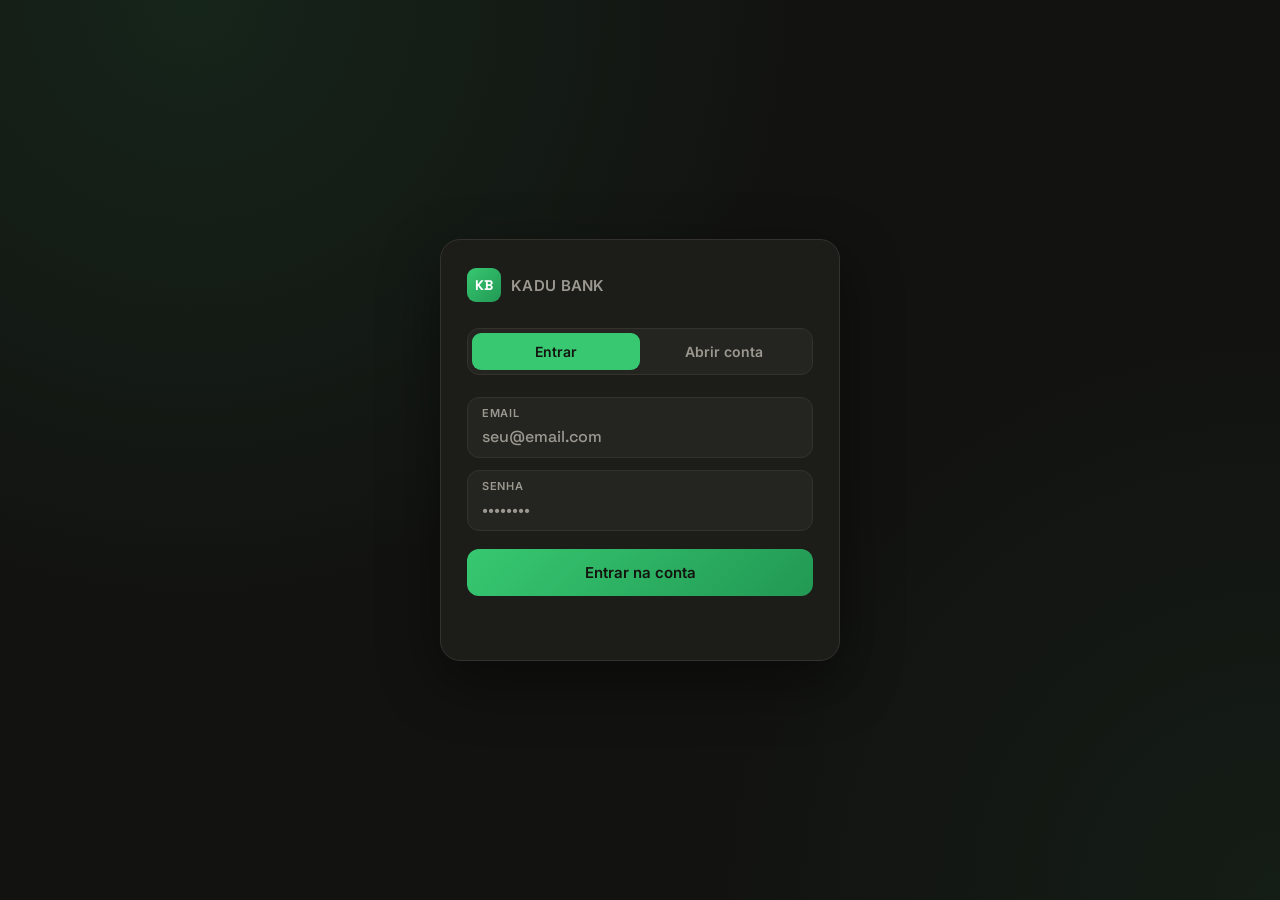
<file: target/classes/static/userLogin.html>
<!DOCTYPE html>
<html lang="pt-BR">
<head>
  <meta charset="UTF-8" />
  <meta name="viewport" content="width=device-width, initial-scale=1.0" />
  <title>Kadu Bank — Acesso</title>

  <link rel="preconnect" href="https://fonts.googleapis.com">
  <link rel="preconnect" href="https://fonts.gstatic.com" crossorigin>

  <link href="https://fonts.googleapis.com/css2?family=Space+Grotesk:wght@500;600;700&family=Inter:wght@400;500;600&display=swap" rel="stylesheet">

  <link rel="stylesheet" href="user.css">
</head>

<body>

<div class="cartao">

  <div class="topo">
    <div class="logo">KB</div>
    <h1>KADU BANK</h1>
  </div>

  <div class="abas">
    <div class="indicador-aba" id="indicadorAba"></div>

    <button class="aba ativa" id="abaLogin" onclick="mudarAba('login')">
      Entrar
    </button>

    <button class="aba" id="abaRegistro" onclick="mudarAba('registro')">
      Abrir conta
    </button>
  </div>


  <!-- LOGIN -->
  <form class="painel ativo" id="painelLogin" onsubmit="login(); return false;">

    <div class="campo">
      <label for="loginEmail">Email</label>

      <input
              type="email"
              id="loginEmail"
              autocomplete="username"
              placeholder="seu@email.com"
              required
      >
    </div>


    <div class="campo">
      <label for="loginPassword">Senha</label>

      <input
              type="password"
              id="loginPassword"
              autocomplete="current-password"
              placeholder="••••••••"
              required
      >
    </div>


    <button class="botao botao-primario" type="submit">
      Entrar na conta
    </button>

  </form>


  <!-- REGISTRO -->
  <form class="painel" id="painelRegistro" onsubmit="registrar(); return false;">

    <div class="campo">
      <label for="regEmail">Email</label>

      <input
              type="email"
              id="regEmail"
              autocomplete="email"
              placeholder="seu@email.com"
              required
      >
    </div>


    <div class="campo">
      <label for="regPassword">Senha</label>

      <input
              type="password"
              id="regPassword"
              autocomplete="new-password"
              placeholder="mínimo de 6 caracteres"
              required
      >
    </div>


    <div class="campo">
      <label for="regPasswordConfirm">Confirmar senha</label>

      <input
              type="password"
              id="regPasswordConfirm"
              autocomplete="new-password"
              placeholder="repita a senha"
              required
      >
    </div>


    <button class="botao botao-primario" type="submit">
      Abrir conta
    </button>

  </form>


  <p id="msg" class="mensagem"></p>

</div>


<script>

  const API_BASE = '/api/user';


  function mudarAba(aba) {

    const indicador = document.getElementById('indicadorAba');
    const abaLogin = document.getElementById('abaLogin');
    const abaRegistro = document.getElementById('abaRegistro');

    const painelLogin = document.getElementById('painelLogin');
    const painelRegistro = document.getElementById('painelRegistro');

    setMsg('');


    if (aba === 'login') {

      indicador.classList.remove('deslocado');

      abaLogin.classList.add('ativa');
      abaRegistro.classList.remove('ativa');

      painelLogin.classList.add('ativo');
      painelRegistro.classList.remove('ativo');

    } else {

      indicador.classList.add('deslocado');

      abaRegistro.classList.add('ativa');
      abaLogin.classList.remove('ativa');

      painelRegistro.classList.add('ativo');
      painelLogin.classList.remove('ativo');
    }
  }


  function setMsg(texto, tipo) {

    const msg = document.getElementById('msg');

    msg.innerText = texto || '';

    msg.classList.remove('mensagem-sucesso');

    if (tipo === 'sucesso') {
      msg.classList.add('mensagem-sucesso');
    }
  }


  async function chamarApi(caminho, params) {

    const body = new URLSearchParams(params);

    const res = await fetch(`${API_BASE}${caminho}`, {

      method: 'POST',

      headers: {
        'Content-Type': 'application/x-www-form-urlencoded'
      },

      body: body
    });

    const texto = await res.text();

    return {
      ok: res.ok,
      status: res.status,
      texto
    };
  }


  /* =========================
     LOGIN
  ========================= */

  async function login() {

    const email = document
            .getElementById('loginEmail')
            .value
            .trim();

    const password = document
            .getElementById('loginPassword')
            .value;


    if (!email || !password) {

      setMsg('Preencha email e senha.');

      return;
    }


    try {

      const { ok, status, texto } = await chamarApi(
              '/login',
              {
                email: email,
                password: password
              }
      );


      if (ok) {

        setMsg(texto, 'sucesso');

        setTimeout(() => {
          window.location.href = 'index.html';
        }, 500);

      }

      else if (status === 401) {

        setMsg(
                texto || 'Email ou senha inválidos.'
        );

      }

      else {

        setMsg(
                'Não foi possível entrar agora. Tente novamente.'
        );
      }

    } catch (erro) {

      console.error(erro);

      setMsg(
              'Erro ao conectar com o servidor.'
      );
    }
  }


  /* =========================
     REGISTRO
  ========================= */

  async function registrar() {

    const email = document
            .getElementById('regEmail')
            .value
            .trim();

    const password = document
            .getElementById('regPassword')
            .value;

    const confirmarSenha = document
            .getElementById('regPasswordConfirm')
            .value;


    if (!email || !password || !confirmarSenha) {

      setMsg('Preencha todos os campos.');

      return;
    }


    if (password.length < 6) {

      setMsg(
              'A senha precisa ter ao menos 6 caracteres.'
      );

      return;
    }


    if (password !== confirmarSenha) {

      setMsg(
              'As senhas não coincidem.'
      );

      return;
    }


    try {

      const { ok, status, texto } = await chamarApi('/register',{
                email: email,
                password: password
              }
      );


      if (ok) {

        setMsg(
                texto,
                'sucesso'
        );

        document
                .getElementById('painelRegistro')
                .reset();


        setTimeout(() => {
          mudarAba('login');
        }, 900);

      }

      else if (status === 409) {

        setMsg(
                texto || 'Esse email já está cadastrado.'
        );

      }

      else {

        setMsg(
                'Não foi possível cadastrar agora. Tente novamente.'
        );
      }

    } catch (erro) {

      console.error(erro);

      setMsg(
              'Erro ao conectar com o servidor.'
      );
    }
  }

</script>

</body>
</html>
</file>
<file: target/classes/static/user.css>
:root{
    --verde: #37C871;
    --verde-escuro: #229954;
    --fundo: #121210;
    --superficie: #1C1C19;
    --superficie-alta: #242420;
    --texto: #F4F1EA;
    --texto-mudo: #9B9890;
    --vermelho: #FF5C5C;
    --borda: #33322D;
}

*{ box-sizing: border-box; }

body{
    font-family: 'Inter', sans-serif;
    background: var(--fundo);
    background-image:
            radial-gradient(circle at 15% 0%, rgba(55,200,113,0.10), transparent 45%),
            radial-gradient(circle at 100% 100%, rgba(55,200,113,0.06), transparent 40%);
    color: var(--texto);
    margin: 0;
    min-height: 100vh;
    display: flex;
    align-items: center;
    justify-content: center;
    padding: 24px;
}

:focus-visible{
    outline: 2px solid var(--verde);
    outline-offset: 2px;
}

@media (prefers-reduced-motion: reduce){
    *{
        animation-duration: 0.001ms !important;
        transition-duration: 0.001ms !important;
    }
}

.cartao{
    width: 100%;
    max-width: 400px;
    background: var(--superficie);
    border: 1px solid var(--borda);
    border-radius: 20px;
    padding: 28px 26px 32px;
    box-shadow: 0 20px 60px rgba(0,0,0,0.45);
}

.topo{
    display: flex;
    align-items: center;
    gap: 10px;
    margin-bottom: 26px;
}

.logo{
    width: 34px;
    height: 34px;
    border-radius: 9px;
    background: linear-gradient(135deg, var(--verde), var(--verde-escuro));
    display: flex;
    align-items: center;
    justify-content: center;
    font-family: 'Space Grotesk', sans-serif;
    font-weight: 700;
    font-size: 14px;
    color: white;
    flex-shrink: 0;
}

h1{
    font-size: 15px;
    font-weight: 600;
    letter-spacing: 0.02em;
    margin: 0;
    color: var(--texto-mudo);
}

.abas{
    display: grid;
    grid-template-columns: 1fr 1fr;
    background: var(--superficie-alta);
    border: 1px solid var(--borda);
    border-radius: 12px;
    padding: 4px;
    margin-bottom: 22px;
    position: relative;
}

.aba{
    border: none;
    background: transparent;
    color: var(--texto-mudo);
    font-family: 'Inter', sans-serif;
    font-weight: 600;
    font-size: 14px;
    padding: 10px 0;
    border-radius: 9px;
    cursor: pointer;
    transition: color 0.2s ease;
    position: relative;
    z-index: 1;
}

.aba.ativa{
    color: #14140F;
}

.indicador-aba{
    position: absolute;
    top: 4px;
    left: 4px;
    width: calc(50% - 4px);
    height: calc(100% - 8px);
    background: var(--verde);
    border-radius: 9px;
    transition: transform 0.25s cubic-bezier(.4,0,.2,1);
    z-index: 0;
}

.indicador-aba.deslocado{
    transform: translateX(calc(100% + 0px));
}

.painel{
    display: none;
}

.painel.ativo{
    display: block;
    animation: surgir 0.2s ease;
}

@keyframes surgir{
    from{
        opacity: 0;
        transform: translateY(4px);
    }

    to{
        opacity: 1;
        transform: translateY(0);
    }
}

.campo{
    display: flex;
    flex-direction: column;
    background: var(--superficie-alta);
    border: 1px solid var(--borda);
    border-radius: 12px;
    padding: 8px 14px;
    margin-bottom: 12px;
    transition: border-color 0.15s ease;
}

.campo:focus-within{
    border-color: var(--verde);
}

.campo label{
    font-size: 11px;
    text-transform: uppercase;
    letter-spacing: 0.06em;
    color: var(--texto-mudo);
    font-weight: 600;
    margin-bottom: 2px;
}

.campo input{
    background: transparent;
    border: none;
    outline: none;
    color: var(--texto);
    font-family: 'Space Grotesk', sans-serif;
    font-size: 16px;
    font-weight: 600;
    padding: 4px 0 2px;
    min-width: 0;
}

.campo input::placeholder{
    color: var(--texto-mudo);
    font-weight: 500;
}

.botao{
    width: 100%;
    border: none;
    border-radius: 12px;
    padding: 14px 0;
    font-family: 'Inter', sans-serif;
    font-weight: 600;
    font-size: 15px;
    cursor: pointer;
    transition: transform 0.08s ease, filter 0.15s ease;
    margin-top: 6px;
}

.botao:active{
    transform: scale(0.98);
}

.botao-primario{
    background: linear-gradient(135deg, var(--verde), var(--verde-escuro));
    color: #14140F;
}

.botao-primario:hover{
    filter: brightness(1.08);
}

.mensagem{
    min-height: 18px;
    font-size: 13px;
    text-align: center;
    margin: 14px 0 0;
    color: var(--vermelho);
}

.mensagem-sucesso{
    color: var(--verde);
}

@media (max-width: 440px){
    .cartao{
        padding: 24px 20px 28px;
    }
}
</file>
